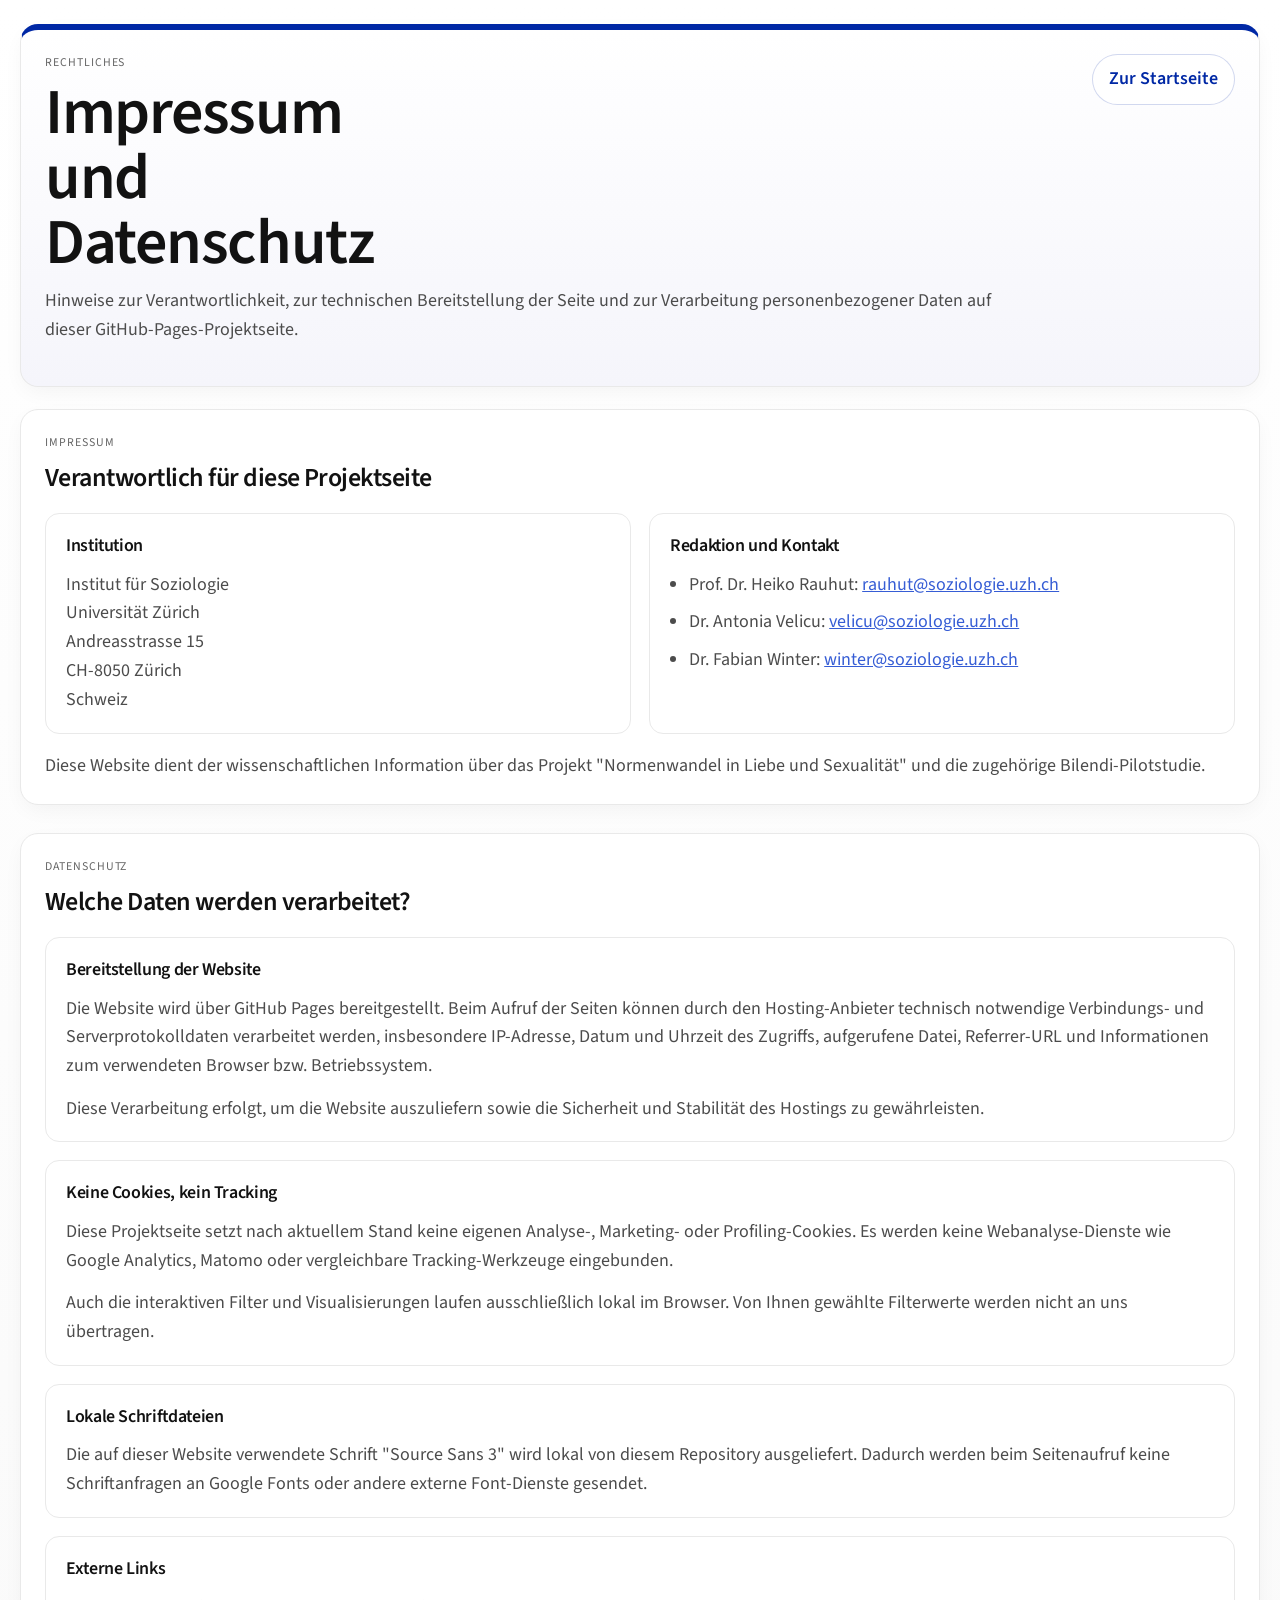
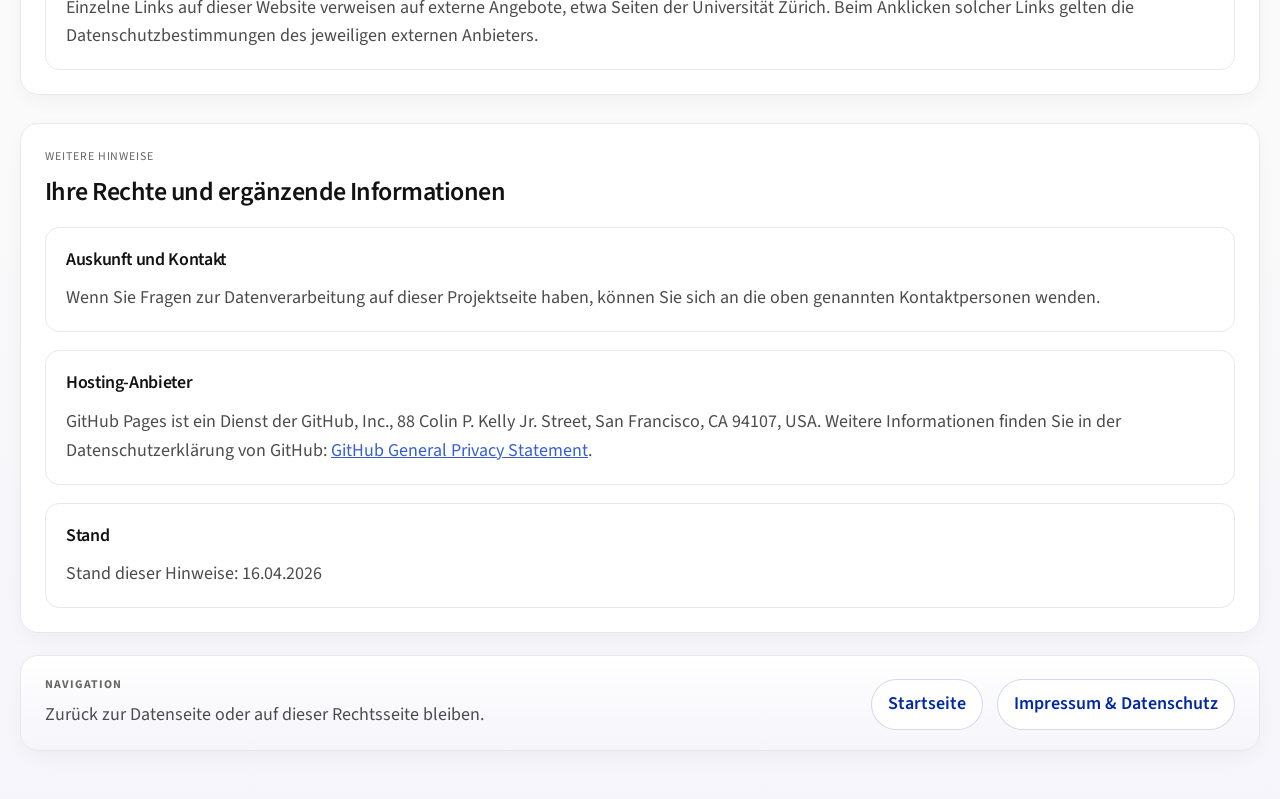
<file: rechtliches.html>
<!doctype html>
<html lang="de">
  <head>
    <meta charset="utf-8">
    <meta name="viewport" content="width=device-width, initial-scale=1">
    <title>Impressum und Datenschutz</title>
    <meta name="robots" content="index,follow">
    <link rel="stylesheet" href="./styles.css">
  </head>
  <body>
    <div class="page-shell">
      <header class="card legal-hero">
        <div class="section-head legal-head">
          <div>
            <p class="section-kicker">Rechtliches</p>
            <h1>Impressum und Datenschutz</h1>
            <p class="block-copy">
              Hinweise zur Verantwortlichkeit, zur technischen Bereitstellung der Seite und zur Verarbeitung personenbezogener Daten auf dieser GitHub-Pages-Projektseite.
            </p>
          </div>
          <a class="legal-back-link" href="./index.html">Zur Startseite</a>
        </div>
      </header>

      <main class="page-flow legal-flow">
        <section class="card legal-section">
          <div class="section-head compact">
            <div>
              <p class="section-kicker">Impressum</p>
              <h2>Verantwortlich für diese Projektseite</h2>
            </div>
          </div>
          <div class="legal-grid">
            <article class="legal-panel">
              <h3>Institution</h3>
              <p>
                Institut für Soziologie<br>
                Universität Zürich<br>
                Andreasstrasse 15<br>
                CH-8050 Zürich<br>
                Schweiz
              </p>
            </article>
            <article class="legal-panel">
              <h3>Redaktion und Kontakt</h3>
              <ul class="legal-list">
                <li>Prof. Dr. Heiko Rauhut: <a href="mailto:rauhut@soziologie.uzh.ch">rauhut@soziologie.uzh.ch</a></li>
                <li>Dr. Antonia Velicu: <a href="mailto:velicu@soziologie.uzh.ch">velicu@soziologie.uzh.ch</a></li>
                <li>Dr. Fabian Winter: <a href="mailto:winter@soziologie.uzh.ch">winter@soziologie.uzh.ch</a></li>
              </ul>
            </article>
          </div>
          <p class="legal-note">
            Diese Website dient der wissenschaftlichen Information über das Projekt "Normenwandel in Liebe und Sexualität" und die zugehörige Bilendi-Pilotstudie.
          </p>
        </section>

        <section class="card legal-section">
          <div class="section-head compact">
            <div>
              <p class="section-kicker">Datenschutz</p>
              <h2>Welche Daten werden verarbeitet?</h2>
            </div>
          </div>
          <div class="legal-stack">
            <article class="legal-panel">
              <h3>Bereitstellung der Website</h3>
              <p>
                Die Website wird über GitHub Pages bereitgestellt. Beim Aufruf der Seiten können durch den Hosting-Anbieter technisch notwendige Verbindungs- und Serverprotokolldaten verarbeitet werden, insbesondere IP-Adresse, Datum und Uhrzeit des Zugriffs, aufgerufene Datei, Referrer-URL und Informationen zum verwendeten Browser bzw. Betriebssystem.
              </p>
              <p>
                Diese Verarbeitung erfolgt, um die Website auszuliefern sowie die Sicherheit und Stabilität des Hostings zu gewährleisten.
              </p>
            </article>

            <article class="legal-panel">
              <h3>Keine Cookies, kein Tracking</h3>
              <p>
                Diese Projektseite setzt nach aktuellem Stand keine eigenen Analyse-, Marketing- oder Profiling-Cookies. Es werden keine Webanalyse-Dienste wie Google Analytics, Matomo oder vergleichbare Tracking-Werkzeuge eingebunden.
              </p>
              <p>
                Auch die interaktiven Filter und Visualisierungen laufen ausschließlich lokal im Browser. Von Ihnen gewählte Filterwerte werden nicht an uns übertragen.
              </p>
            </article>

            <article class="legal-panel">
              <h3>Lokale Schriftdateien</h3>
              <p>
                Die auf dieser Website verwendete Schrift "Source Sans 3" wird lokal von diesem Repository ausgeliefert. Dadurch werden beim Seitenaufruf keine Schriftanfragen an Google Fonts oder andere externe Font-Dienste gesendet.
              </p>
            </article>

            <article class="legal-panel">
              <h3>Externe Links</h3>
              <p>
                Einzelne Links auf dieser Website verweisen auf externe Angebote, etwa Seiten der Universität Zürich. Beim Anklicken solcher Links gelten die Datenschutzbestimmungen des jeweiligen externen Anbieters.
              </p>
            </article>
          </div>
        </section>

        <section class="card legal-section">
          <div class="section-head compact">
            <div>
              <p class="section-kicker">Weitere Hinweise</p>
              <h2>Ihre Rechte und ergänzende Informationen</h2>
            </div>
          </div>
          <div class="legal-stack">
            <article class="legal-panel">
              <h3>Auskunft und Kontakt</h3>
              <p>
                Wenn Sie Fragen zur Datenverarbeitung auf dieser Projektseite haben, können Sie sich an die oben genannten Kontaktpersonen wenden.
              </p>
            </article>

            <article class="legal-panel">
              <h3>Hosting-Anbieter</h3>
              <p>
                GitHub Pages ist ein Dienst der GitHub, Inc., 88 Colin P. Kelly Jr. Street, San Francisco, CA 94107, USA. Weitere Informationen finden Sie in der Datenschutzerklärung von GitHub:
                <a href="https://docs.github.com/en/site-policy/privacy-policies/github-general-privacy-statement" target="_blank" rel="noreferrer">GitHub General Privacy Statement</a>.
              </p>
            </article>

            <article class="legal-panel">
              <h3>Stand</h3>
              <p>Stand dieser Hinweise: 16.04.2026</p>
            </article>
          </div>
        </section>
      </main>

      <footer class="site-footer">
        <div class="site-footer-inner">
          <div>
            <p class="site-footer-kicker">Navigation</p>
            <p class="site-footer-copy">Zurück zur Datenseite oder auf dieser Rechtsseite bleiben.</p>
          </div>
          <nav class="site-footer-nav" aria-label="Footer-Navigation">
            <a href="./index.html">Startseite</a>
            <a href="./rechtliches.html" aria-current="page">Impressum &amp; Datenschutz</a>
          </nav>
        </div>
      </footer>
    </div>
  </body>
</html>
</file>
<file: styles.css>
@font-face {
  font-family: "Source Sans 3";
  font-style: normal;
  font-weight: 400;
  font-display: swap;
  src: url("./fonts/source-sans-3-400.ttf") format("truetype");
}

@font-face {
  font-family: "Source Sans 3";
  font-style: normal;
  font-weight: 600;
  font-display: swap;
  src: url("./fonts/source-sans-3-600.ttf") format("truetype");
}

@font-face {
  font-family: "Source Sans 3";
  font-style: normal;
  font-weight: 700;
  font-display: swap;
  src: url("./fonts/source-sans-3-700.ttf") format("truetype");
}

:root {
  --uzh-blue: #0028a5;
  --uzh-blue-link: #365dd5;
  --uzh-blue-muted: #1b214a;
  --black: #121212;
  --grey: #4c4c4c;
  --grey-strong: #666666;
  --grey-medium: #e9e9e9;
  --grey-light: #fafafa;
  --blue-light: #f5f5fb;
  --surface: #ffffff;
  --line: rgba(0, 0, 0, 0.08);
  --line-strong: rgba(0, 0, 0, 0.16);
  --shadow: 0 7px 22px -4px rgba(0, 0, 0, 0.05);
  --shadow-strong: 0 18px 40px -28px rgba(0, 0, 0, 0.2);
  --success: #007e2a;
  --danger: #b50000;
  --radius-xl: 18px;
  --radius-lg: 12px;
  --radius-md: 8px;
}

* {
  box-sizing: border-box;
}

html {
  font-size: 16px;
}

body {
  margin: 0;
  min-height: 100vh;
  color: var(--black);
  font-family: "Source Sans 3", "Source Sans Pro", "Segoe UI", sans-serif;
  font-size: 1.125rem;
  line-height: 1.6;
  background: linear-gradient(180deg, #ffffff 0%, #fafafa 72%, #f5f5fb 100%);
}

button,
input,
select {
  font: inherit;
}

a {
  color: var(--uzh-blue-link);
}

::selection {
  background: rgba(0, 40, 165, 0.2);
}

:focus,
:focus-visible {
  outline: 3px solid rgba(0, 40, 165, 0.18);
  outline-offset: 2px;
}

.page-shell {
  width: calc(100vw - 32px);
  max-width: 1240px;
  margin: 24px auto 48px;
}

.subgroup-block,
.bivariate-card,
.team-strip {
  content-visibility: auto;
  contain-intrinsic-size: 900px;
}

.proposal-intro {
  margin-bottom: 20px;
  border-top: 4px solid var(--uzh-blue);
  background: linear-gradient(180deg, #ffffff 0%, var(--blue-light) 100%);
}

.proposal-copy {
  max-width: 78rem;
}

.proposal-summary {
  display: grid;
  gap: 18px;
}

.proposal-lead {
  max-width: 58rem;
  margin: 0;
  color: var(--black);
  font-size: 1.25rem;
  line-height: 1.5;
  font-weight: 600;
}

.proposal-highlights {
  display: grid;
  grid-template-columns: repeat(3, minmax(0, 1fr));
  gap: 14px;
}

.proposal-highlight {
  display: grid;
  gap: 8px;
  padding: 18px;
  border: 1px solid var(--grey-medium);
  border-radius: 14px;
  background: #ffffff;
}

.proposal-highlight-label {
  color: var(--grey-strong);
  font-size: 0.72rem;
  font-weight: 600;
  letter-spacing: 0.08em;
  text-transform: uppercase;
}

.proposal-highlight strong {
  display: block;
  color: var(--black);
  font-size: 1.02rem;
  line-height: 1.4;
}

.proposal-details {
  border-top: 1px solid var(--line);
  padding-top: 12px;
}

.proposal-details summary {
  cursor: pointer;
  color: var(--uzh-blue);
  font-weight: 600;
  list-style: none;
}

.proposal-details summary::-webkit-details-marker {
  display: none;
}

.proposal-details summary::after {
  content: "+";
  display: inline-block;
  margin-left: 8px;
  font-weight: 700;
}

.proposal-details[open] summary::after {
  content: "−";
}

.proposal-details .proposal-copy {
  margin-top: 14px;
}

.proposal-copy p {
  margin: 0;
  color: var(--grey);
}

.proposal-copy p + p {
  margin-top: 1rem;
}

.proposal-copy a:hover {
  color: var(--uzh-blue);
}

.hero {
  display: grid;
  grid-template-columns: minmax(0, 1.55fr) minmax(280px, 0.85fr);
  gap: 28px;
  padding: 0 32px 32px;
  background: var(--surface);
  border: 1px solid var(--grey-medium);
  border-top: 6px solid var(--uzh-blue);
  border-radius: var(--radius-xl);
  box-shadow: var(--shadow-strong);
}

.hero-brand {
  grid-column: 1 / -1;
  display: flex;
  align-items: flex-end;
  justify-content: space-between;
  gap: 24px;
  padding: 22px 0 18px;
  border-bottom: 1px solid var(--line);
}

.brand-lockup {
  position: relative;
  display: inline-flex;
  flex-direction: column;
  gap: 2px;
  padding-left: 20px;
  color: var(--black);
  text-decoration: none;
}

.brand-lockup::before {
  content: "";
  position: absolute;
  left: 0;
  top: 2px;
  bottom: 2px;
  width: 6px;
  border-radius: 999px;
  background: var(--uzh-blue);
}

.brand-lockup:hover {
  opacity: 0.85;
}

.brand-lockup-logo {
  display: block;
  width: min(280px, 56vw);
  height: auto;
  margin-bottom: 10px;
}

.brand-lockup-title {
  font-size: 1.75rem;
  font-size: clamp(1.5rem, 2vw, 1.75rem);
  line-height: 1.1;
  font-weight: 700;
  letter-spacing: -0.02em;
}

.brand-lockup-subtitle {
  font-size: 0.95rem;
  color: var(--grey);
}

.brand-context {
  max-width: 28rem;
  margin: 0;
  font-size: 0.95rem;
  color: var(--grey);
  text-align: right;
}

.hero-copy,
.hero-panel,
.content-column,
.control-column {
  min-width: 0;
}

.eyebrow,
.section-kicker,
.hero-stat-label,
.toolbar-label,
.control-help,
.note-title {
  display: block;
  margin: 0;
  color: var(--grey-strong);
  font-size: 0.74rem;
  letter-spacing: 0.08em;
  text-transform: uppercase;
}

h1,
h2,
h3,
.metric-value {
  margin: 0;
  color: var(--black);
  font-family: inherit;
  font-weight: 600;
  letter-spacing: -0.02em;
}

h1 {
  margin-top: 8px;
  font-size: 4.25rem;
  font-size: clamp(2.625rem, 5vw, 4.25rem);
  line-height: 1.02;
  max-width: 11ch;
}

.hero-text {
  max-width: 55rem;
  margin-top: 18px;
  font-size: 1.25rem;
  line-height: 1.6;
  color: var(--grey);
}

.hero-meta {
  display: flex;
  flex-wrap: wrap;
  gap: 10px;
  margin-top: 24px;
}

.hero-meta span,
.summary-pill,
.chip {
  display: inline-flex;
  align-items: center;
  gap: 8px;
  padding: 8px 14px;
  border: 1px solid var(--grey-medium);
  border-radius: 999px;
  background: var(--grey-light);
  color: var(--black);
  font-size: 0.95rem;
  line-height: 1.4;
}

.hero-panel {
  display: grid;
  gap: 12px;
  align-content: start;
}

.hero-stat {
  padding: 18px 20px;
  border: 1px solid var(--grey-medium);
  border-radius: var(--radius-lg);
  background: var(--surface);
  box-shadow: var(--shadow);
}

.hero-stat strong {
  display: block;
  margin-top: 6px;
  font-size: 1.25rem;
  line-height: 1.2;
}

.hero-stat-primary {
  border-color: transparent;
  background: linear-gradient(180deg, var(--uzh-blue) 0%, #001f84 100%);
  color: #ffffff;
}

.hero-stat-primary .hero-stat-label {
  color: rgba(255, 255, 255, 0.8);
}

.page-flow {
  display: grid;
  gap: 28px;
  margin-top: 24px;
}

.block-head {
  margin-bottom: 16px;
}

.block-copy {
  max-width: 60rem;
  margin: 10px 0 0;
  color: var(--grey);
}

.subgroup-block .dashboard-layout {
  margin-top: 0;
}

.overall-metrics-grid {
  margin-bottom: 0;
}

.single-stack-wrapper {
  grid-template-columns: 1fr;
}

.stack-card.single {
  background: #ffffff;
}

.team-strip {
  margin-top: 0;
}

.team-grid {
  display: grid;
  grid-template-columns: repeat(3, minmax(0, 1fr));
  gap: 18px;
}

.team-card {
  margin: 0;
  border: 1px solid var(--grey-medium);
  border-radius: 14px;
  overflow: hidden;
  background: linear-gradient(180deg, #ffffff 0%, var(--blue-light) 100%);
  box-shadow: var(--shadow);
}

.team-card img {
  display: block;
  width: 100%;
  height: auto;
  aspect-ratio: 4 / 5;
  object-fit: cover;
  object-position: center top;
  background: var(--grey-light);
}
.team-card-link {
  display: block;
}
.team-card-link:hover img,
.team-card-link:focus-visible img {
  opacity: 0.94;
}

.team-card figcaption {
  padding: 14px 16px 16px;
}

.team-card strong {
  display: block;
  font-size: 1.125rem;
  line-height: 1.3;
}
.team-name-link {
  color: inherit;
  text-decoration: none;
}
.team-name-link:hover,
.team-name-link:focus-visible {
  color: var(--uzh-blue);
  text-decoration: underline;
}

.dashboard-layout {
  display: grid;
  grid-template-columns: 360px minmax(0, 1fr);
  gap: 22px;
  margin-top: 24px;
}

.control-column,
.content-column {
  display: grid;
  gap: 18px;
  align-content: start;
}

.card,
.metric-card {
  padding: 24px;
  border: 1px solid var(--grey-medium);
  border-radius: var(--radius-xl);
  background: var(--surface);
  box-shadow: var(--shadow);
}

.control-card {
  background: linear-gradient(180deg, #ffffff 0%, #f5f5fb 100%);
}

.section-head {
  display: flex;
  align-items: end;
  justify-content: space-between;
  gap: 18px;
  margin-bottom: 18px;
}

.section-head.compact {
  margin-bottom: 14px;
}

.section-head h2 {
  margin-top: 4px;
  font-size: 1.625rem;
}

.group-form {
  display: grid;
  gap: 18px;
}

.group-section {
  display: grid;
  gap: 10px;
}

.group-section-header {
  display: flex;
  align-items: center;
  justify-content: space-between;
  gap: 12px;
}

.group-section-header .control-help {
  margin-bottom: 0;
}

.text-input,
select {
  width: 100%;
  padding: 12px 14px;
  border: 1px solid rgba(0, 0, 0, 0.2);
  border-radius: 0.25rem;
  background: #ffffff;
  color: var(--black);
  transition: border-color 0.2s ease, background-color 0.2s ease;
}

.text-input:focus-visible,
select:focus-visible {
  border-color: var(--uzh-blue-link);
  background: var(--blue-light);
}

.text-input:focus,
select:focus {
  border-color: var(--uzh-blue-link);
  background: var(--blue-light);
}

.select-all-btn {
  cursor: pointer;
  padding: 8px 14px;
  border: 1px solid var(--grey-medium);
  border-radius: 999px;
  background: var(--grey-light);
  color: var(--black);
  font-weight: 600;
  transition: border-color 0.2s ease, background-color 0.2s ease, transform 0.12s ease;
}

.select-all-btn:hover,
.select-all-btn:focus-visible {
  border-color: var(--grey-strong);
  background: #ffffff;
  transform: translateY(-1px);
}

.option-grid {
  display: flex;
  flex-wrap: wrap;
  gap: 10px;
}

.option-pill,
.age-pill {
  position: relative;
}

.option-pill input,
.age-pill input {
  position: absolute;
  inset: 0;
  opacity: 0;
}

.option-pill span,
.age-pill span {
  display: inline-flex;
  align-items: center;
  min-height: 42px;
  padding: 10px 14px;
  border: 1px solid var(--grey-medium);
  border-radius: 999px;
  background: #ffffff;
  color: var(--black);
  transition: border-color 0.2s ease, background-color 0.2s ease, color 0.2s ease;
}

.option-pill input:checked + span,
.age-pill input:checked + span {
  border-color: var(--uzh-blue);
  background: var(--uzh-blue);
  color: #ffffff;
}

.summary-stack {
  display: flex;
  flex-wrap: wrap;
  gap: 8px;
}

.note-card {
  border-top: 4px solid var(--uzh-blue);
  background: linear-gradient(180deg, var(--blue-light) 0%, #ffffff 100%);
}

.note-card p:last-child {
  margin: 10px 0 0;
  color: var(--grey);
}

.metrics-grid {
  display: grid;
  grid-template-columns: repeat(2, minmax(0, 1fr));
  gap: 16px;
}

.metric-card {
  min-height: 154px;
  border-top: 4px solid var(--uzh-blue);
  background: linear-gradient(180deg, #ffffff 0%, #f5f5fb 100%);
}

.overall-metrics-grid .metric-card:nth-child(2) {
  border-top-color: var(--uzh-blue-muted);
}

.overall-metrics-grid .metric-card:nth-child(3) {
  border-top-color: var(--uzh-blue-link);
}

.overall-metrics-grid .metric-card:nth-child(4) {
  border-top-color: var(--grey-strong);
}

.metrics-grid .metric-card:nth-child(2) {
  border-top-color: var(--uzh-blue-muted);
}

.metric-title {
  color: var(--grey);
  font-size: 0.875rem;
  font-weight: 600;
  letter-spacing: 0.04em;
  text-transform: uppercase;
}

.metric-value {
  margin-top: 18px;
  font-size: 2.625rem;
  line-height: 1.05;
}

.metric-sub {
  margin-top: 10px;
  color: var(--grey);
  line-height: 1.45;
}

.toolbar {
  display: flex;
  align-items: center;
  gap: 12px;
  flex-wrap: wrap;
}

.selected-question-grid {
  display: grid;
  grid-template-columns: repeat(2, minmax(0, 1fr));
  gap: 14px;
  margin-bottom: 18px;
}

.selected-question {
  margin: -4px 0 18px;
  padding: 14px 16px;
  border-left: 4px solid var(--uzh-blue-link);
  border-radius: 0 var(--radius-md) var(--radius-md) 0;
  background: linear-gradient(90deg, rgba(0, 40, 165, 0.08), rgba(245, 245, 251, 0.92));
  color: var(--uzh-blue-muted);
  font-size: 0.98rem;
  line-height: 1.5;
}

.selected-question-label {
  display: block;
  margin-bottom: 4px;
  color: var(--grey-strong);
  font-size: 0.72rem;
  font-weight: 700;
  letter-spacing: 0.08em;
  text-transform: uppercase;
}

.chart-meta {
  display: flex;
  flex-wrap: wrap;
  gap: 10px;
  margin-bottom: 18px;
}

.experience-chart {
  display: grid;
  gap: 12px;
}

.experience-row {
  display: grid;
  grid-template-columns: minmax(180px, 1.15fr) minmax(0, 1fr) minmax(0, 1fr) 92px;
  gap: 16px;
  align-items: center;
  padding: 14px 0;
  border-bottom: 1px solid var(--line);
}

.experience-row:last-child {
  border-bottom: 0;
}

.experience-row.overall {
  grid-template-columns: minmax(220px, 1.25fr) minmax(0, 1fr) 110px;
}

.experience-label {
  font-size: 1rem;
  line-height: 1.4;
  color: var(--black);
}

.bar-track {
  position: relative;
  height: 14px;
  overflow: hidden;
  border-radius: 999px;
  background: rgba(0, 0, 0, 0.08);
}

.bar-fill {
  position: absolute;
  inset: 0 auto 0 0;
  border-radius: inherit;
}

.bar-fill.a {
  background: linear-gradient(90deg, var(--uzh-blue-link), var(--uzh-blue));
}

.bar-fill.b {
  background: linear-gradient(90deg, #6f7db8, var(--uzh-blue-muted));
}

.bar-fill.overall {
  background: linear-gradient(90deg, var(--uzh-blue-link), var(--uzh-blue));
}

.experience-values {
  text-align: right;
  font-variant-numeric: tabular-nums;
}

.experience-values strong {
  display: block;
  font-size: 1rem;
  color: var(--black);
}

.experience-values span {
  color: var(--grey);
  font-size: 0.88rem;
}

.stacked-wrapper {
  display: grid;
  grid-template-columns: repeat(2, minmax(0, 1fr));
  gap: 18px;
  margin-bottom: 18px;
}

.stack-card {
  padding: 20px;
  border: 1px solid var(--grey-medium);
  border-radius: 14px;
  background: var(--blue-light);
}

.stack-card h3 {
  margin: 0 0 10px;
  font-size: 1.125rem;
}

.stack-bar {
  display: flex;
  width: 100%;
  height: 28px;
  overflow: hidden;
  border-radius: 999px;
  background: rgba(0, 0, 0, 0.08);
}

.stack-segment {
  position: relative;
  min-width: 0;
}

.stack-segment span {
  position: absolute;
  inset: 50% auto auto 50%;
  transform: translate(-50%, -50%);
  white-space: nowrap;
  color: #ffffff;
  font-size: 0.72rem;
  font-weight: 700;
}

.stack-meta {
  margin-top: 12px;
  color: var(--grey);
}

.category-table {
  display: grid;
  gap: 10px;
}

.category-row,
.category-header {
  display: grid;
  grid-template-columns: minmax(220px, 1.2fr) 100px 100px 100px;
  gap: 12px;
  align-items: center;
}

.category-header {
  color: var(--grey-strong);
  font-size: 0.78rem;
  letter-spacing: 0.08em;
  text-transform: uppercase;
}

.category-header.single,
.category-row.single {
  grid-template-columns: minmax(220px, 1.3fr) 120px 120px;
}

.category-row {
  padding: 14px 16px;
  border: 1px solid var(--grey-medium);
  border-radius: 12px;
  background: #ffffff;
  transition: background-color 0.2s ease;
}

.category-row:hover {
  background: var(--blue-light);
}

.category-label {
  display: flex;
  align-items: center;
  gap: 10px;
  line-height: 1.4;
}

.swatch {
  width: 12px;
  height: 12px;
  border-radius: 50%;
  flex: 0 0 auto;
}

.numeric {
  text-align: right;
  font-variant-numeric: tabular-nums;
}

.delta-pos {
  color: var(--success);
}

.delta-neg {
  color: var(--danger);
}

.toolbar-bivariate {
  align-items: end;
}

.toolbar-field {
  display: grid;
  gap: 6px;
  min-width: 220px;
}

.bivariate-card {
  overflow: hidden;
}

.bivariate-table-wrap {
  overflow-x: auto;
  border: 1px solid var(--grey-medium);
  border-radius: 14px;
}

.bivariate-table {
  width: 100%;
  min-width: 760px;
  border-collapse: collapse;
  table-layout: fixed;
}

.bivariate-table thead th {
  padding: 14px 12px;
  border-bottom: 1px solid var(--line-strong);
  background: var(--grey-light);
  color: var(--black);
  font-size: 0.9rem;
  font-weight: 600;
  text-align: left;
  vertical-align: bottom;
}

.bivariate-table tbody th,
.bivariate-table tbody td,
.bivariate-table tfoot th,
.bivariate-table tfoot td {
  padding: 14px 12px;
  border-top: 1px solid var(--line);
  vertical-align: top;
}

.bivariate-table tbody th,
.bivariate-table tfoot th {
  background: #ffffff;
  color: var(--black);
  font-weight: 600;
  text-align: left;
}

.bivariate-table tfoot th,
.bivariate-table tfoot td {
  background: var(--grey-light);
  font-weight: 600;
}

.bivariate-header-label,
.bivariate-total-label {
  display: block;
  line-height: 1.3;
}

.bivariate-header-sub,
.bivariate-total-sub {
  display: block;
  margin-top: 4px;
  color: var(--grey);
  font-size: 0.82rem;
  font-weight: 400;
}

.bivariate-cell {
  text-align: center;
}

.bivariate-cell strong,
.bivariate-total {
  display: block;
  font-size: 1rem;
  line-height: 1.2;
}

.bivariate-cell span {
  display: block;
  margin-top: 4px;
  font-size: 0.82rem;
}

.site-footer {
  margin-top: 22px;
  padding: 20px 24px;
  border: 1px solid var(--grey-medium);
  border-radius: var(--radius-xl);
  background: linear-gradient(180deg, #ffffff 0%, var(--blue-light) 100%);
  box-shadow: var(--shadow);
}

.site-footer-inner {
  display: flex;
  align-items: end;
  justify-content: space-between;
  gap: 20px;
}

.site-footer-kicker {
  margin: 0 0 6px;
  color: var(--grey-strong);
  font-size: 0.74rem;
  font-weight: 700;
  letter-spacing: 0.08em;
  text-transform: uppercase;
}

.site-footer-copy {
  max-width: 48rem;
  margin: 0;
  color: var(--grey);
}

.site-footer-nav {
  display: flex;
  flex-wrap: wrap;
  gap: 14px;
}

.site-footer-nav a,
.legal-back-link {
  display: inline-flex;
  align-items: center;
  justify-content: center;
  min-height: 44px;
  padding: 10px 16px;
  border: 1px solid rgba(0, 40, 165, 0.18);
  border-radius: 999px;
  background: #ffffff;
  color: var(--uzh-blue);
  font-weight: 600;
  text-decoration: none;
  transition: border-color 0.2s ease, background-color 0.2s ease, transform 0.12s ease;
}

.site-footer-nav a:hover,
.site-footer-nav a:focus-visible,
.legal-back-link:hover,
.legal-back-link:focus-visible {
  border-color: var(--uzh-blue);
  background: rgba(0, 40, 165, 0.06);
  transform: translateY(-1px);
}

.legal-hero {
  margin-bottom: 0;
  border-top: 6px solid var(--uzh-blue);
  background: linear-gradient(180deg, #ffffff 0%, var(--blue-light) 100%);
}

.legal-head {
  align-items: start;
}

.legal-flow {
  margin-top: 22px;
}

.legal-grid {
  display: grid;
  grid-template-columns: repeat(2, minmax(0, 1fr));
  gap: 18px;
}

.legal-stack {
  display: grid;
  gap: 18px;
}

.legal-panel {
  padding: 18px 20px;
  border: 1px solid var(--grey-medium);
  border-radius: 14px;
  background: #ffffff;
}

.legal-panel h3 {
  margin: 0 0 10px;
  font-size: 1.12rem;
}

.legal-panel p {
  margin: 0;
  color: var(--grey);
}

.legal-panel p + p {
  margin-top: 0.85rem;
}

.legal-list {
  margin: 0;
  padding-left: 1.2rem;
  color: var(--grey);
}

.legal-list li + li {
  margin-top: 0.55rem;
}

.legal-note {
  margin: 18px 0 0;
  color: var(--grey);
}

noscript {
  display: block;
  width: calc(100vw - 32px);
  max-width: 1240px;
  margin: 16px auto 0;
  padding: 14px 18px;
  border: 1px solid var(--grey-medium);
  border-radius: var(--radius-lg);
  background: #ffffff;
}

@media (max-width: 1180px) {
  .hero,
  .dashboard-layout,
  .metrics-grid,
  .legal-grid,
  .stacked-wrapper,
  .selected-question-grid,
  .team-grid,
  .proposal-highlights {
    grid-template-columns: 1fr;
  }

  .toolbar-bivariate {
    width: 100%;
  }

  .toolbar-field {
    min-width: 0;
    width: 100%;
  }

  .hero-brand {
    align-items: flex-start;
    flex-direction: column;
  }

  .site-footer-inner {
    align-items: start;
    flex-direction: column;
  }

  .brand-context {
    max-width: none;
    text-align: left;
  }

  .control-column {
    order: 2;
  }

  .content-column {
    order: 1;
  }
}

@media (max-width: 760px) {
  body {
    font-size: 1rem;
  }

  .page-shell,
  noscript {
    width: calc(100vw - 16px);
    max-width: 1240px;
  }

  .page-shell {
    margin: 8px auto 24px;
  }

  .hero {
    padding: 0 18px 18px;
  }

  .card,
  .metric-card {
    padding: 18px;
  }

  .hero,
  .card,
  .metric-card {
    border-radius: 16px;
  }

  .page-flow {
    gap: 22px;
  }

  h1 {
    max-width: none;
  }

  .hero-text {
    font-size: 1.05rem;
  }

  .proposal-lead {
    font-size: 1.05rem;
  }

  .section-head {
    align-items: start;
    flex-direction: column;
  }

  .site-footer,
  .legal-panel {
    padding: 18px;
  }

  .metrics-grid,
  .stacked-wrapper,
  .experience-row,
  .category-row {
    grid-template-columns: 1fr;
  }

  .category-row.single {
    grid-template-columns: 1fr;
  }

  .experience-row.overall {
    grid-template-columns: 1fr;
  }

  .category-header {
    display: none;
  }

  .experience-values,
  .numeric {
    text-align: left;
  }
}
</file>
